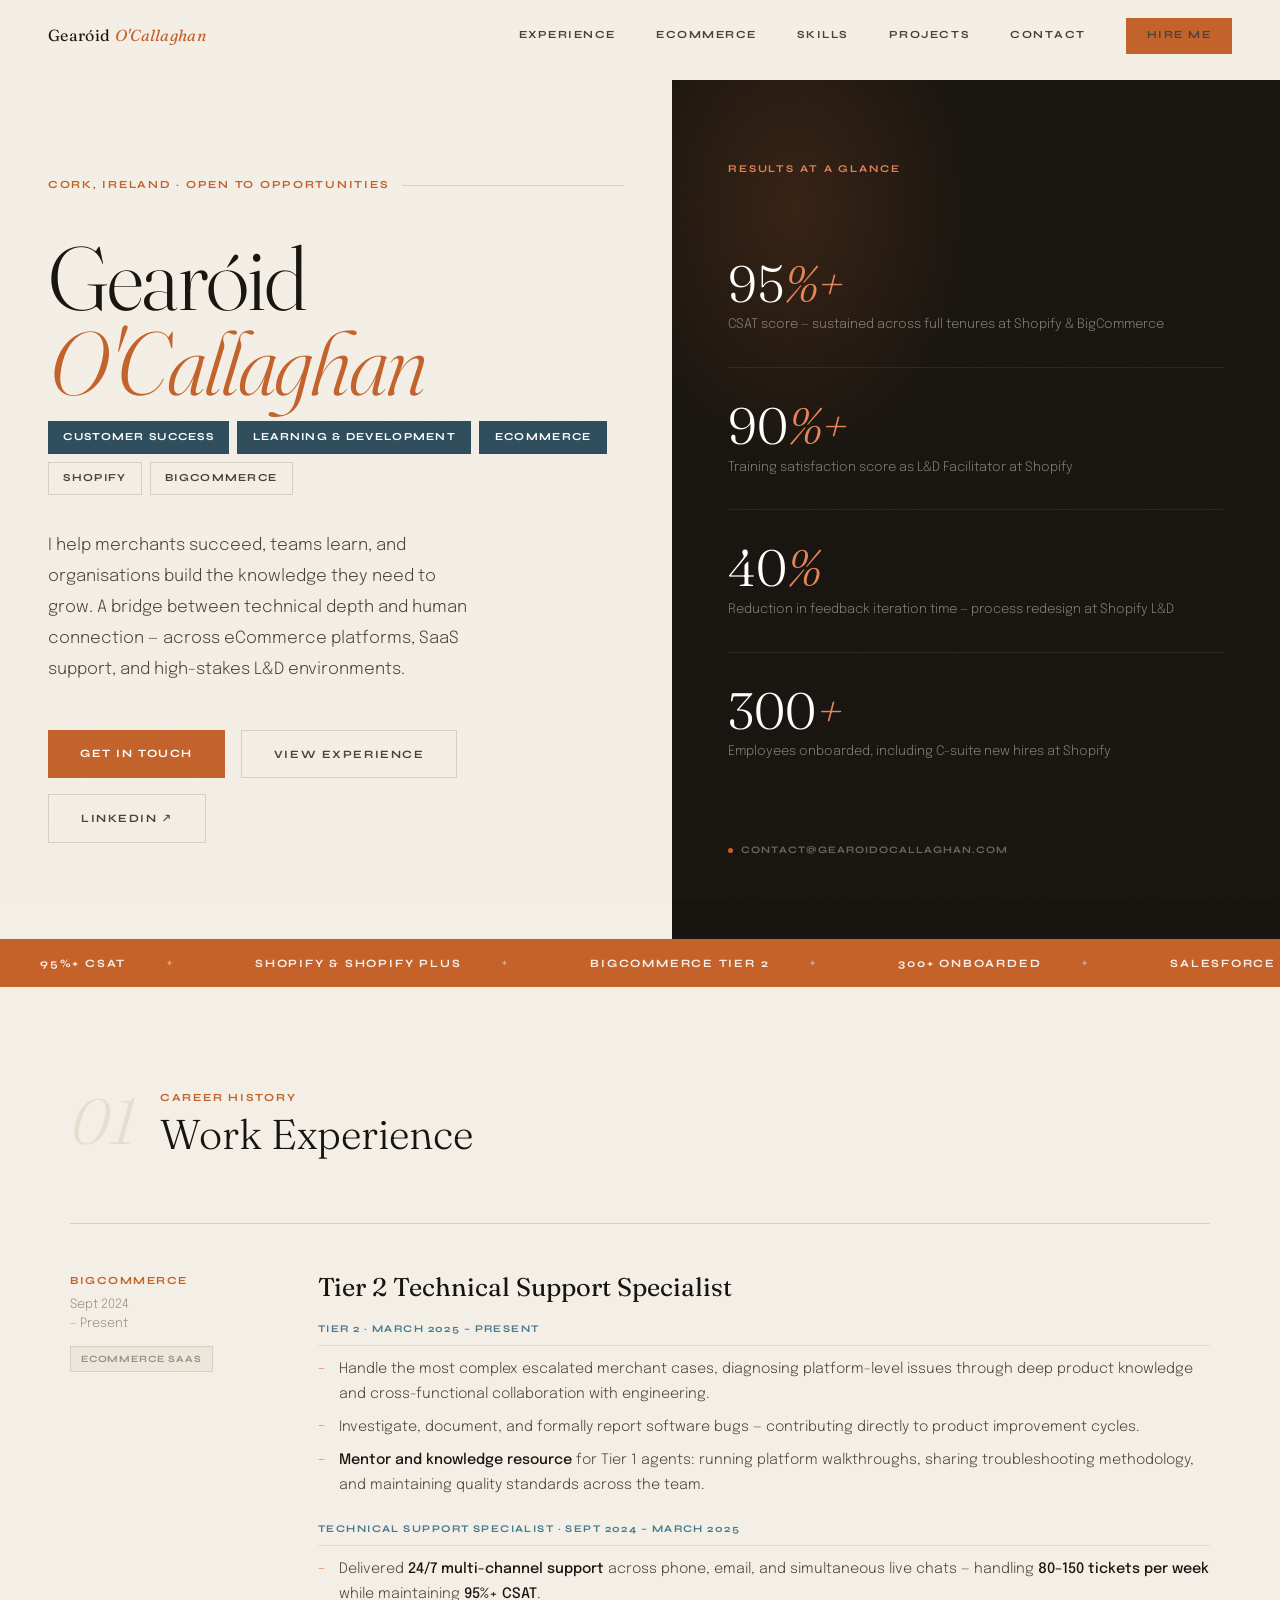
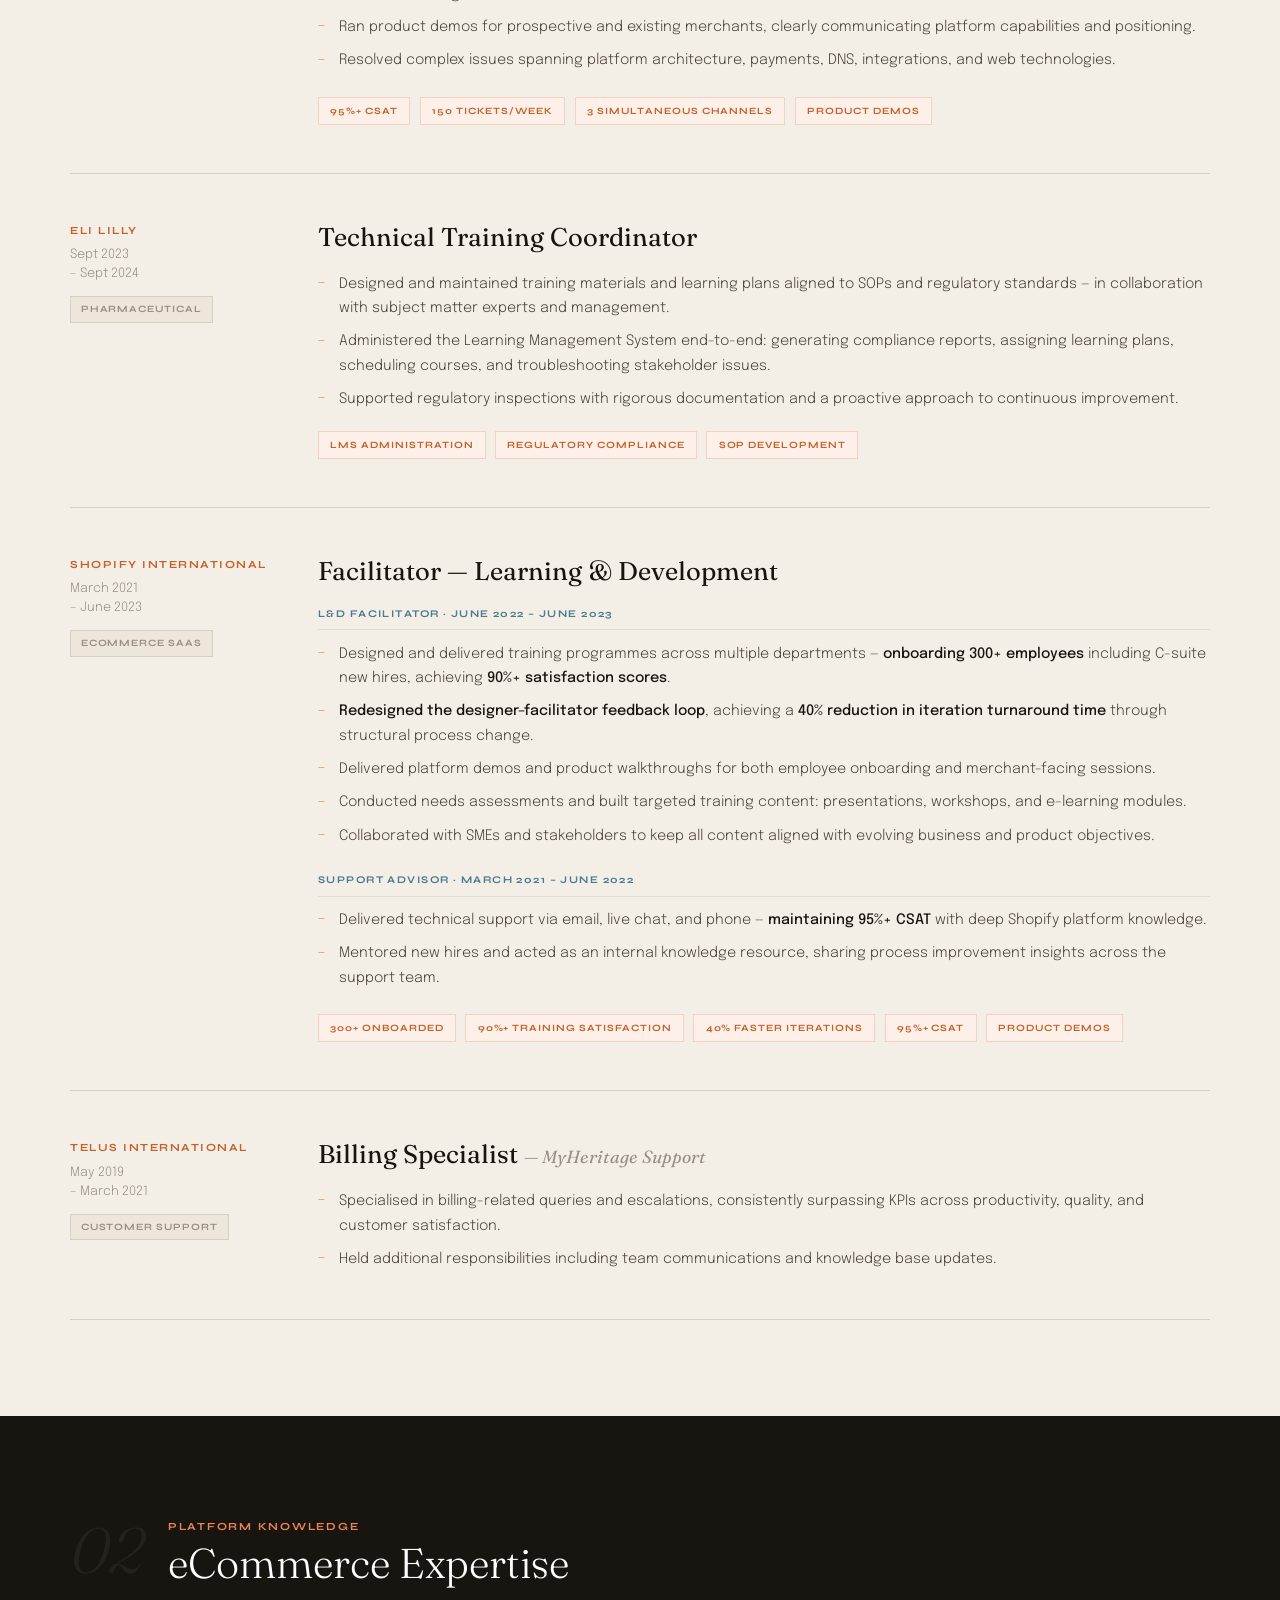
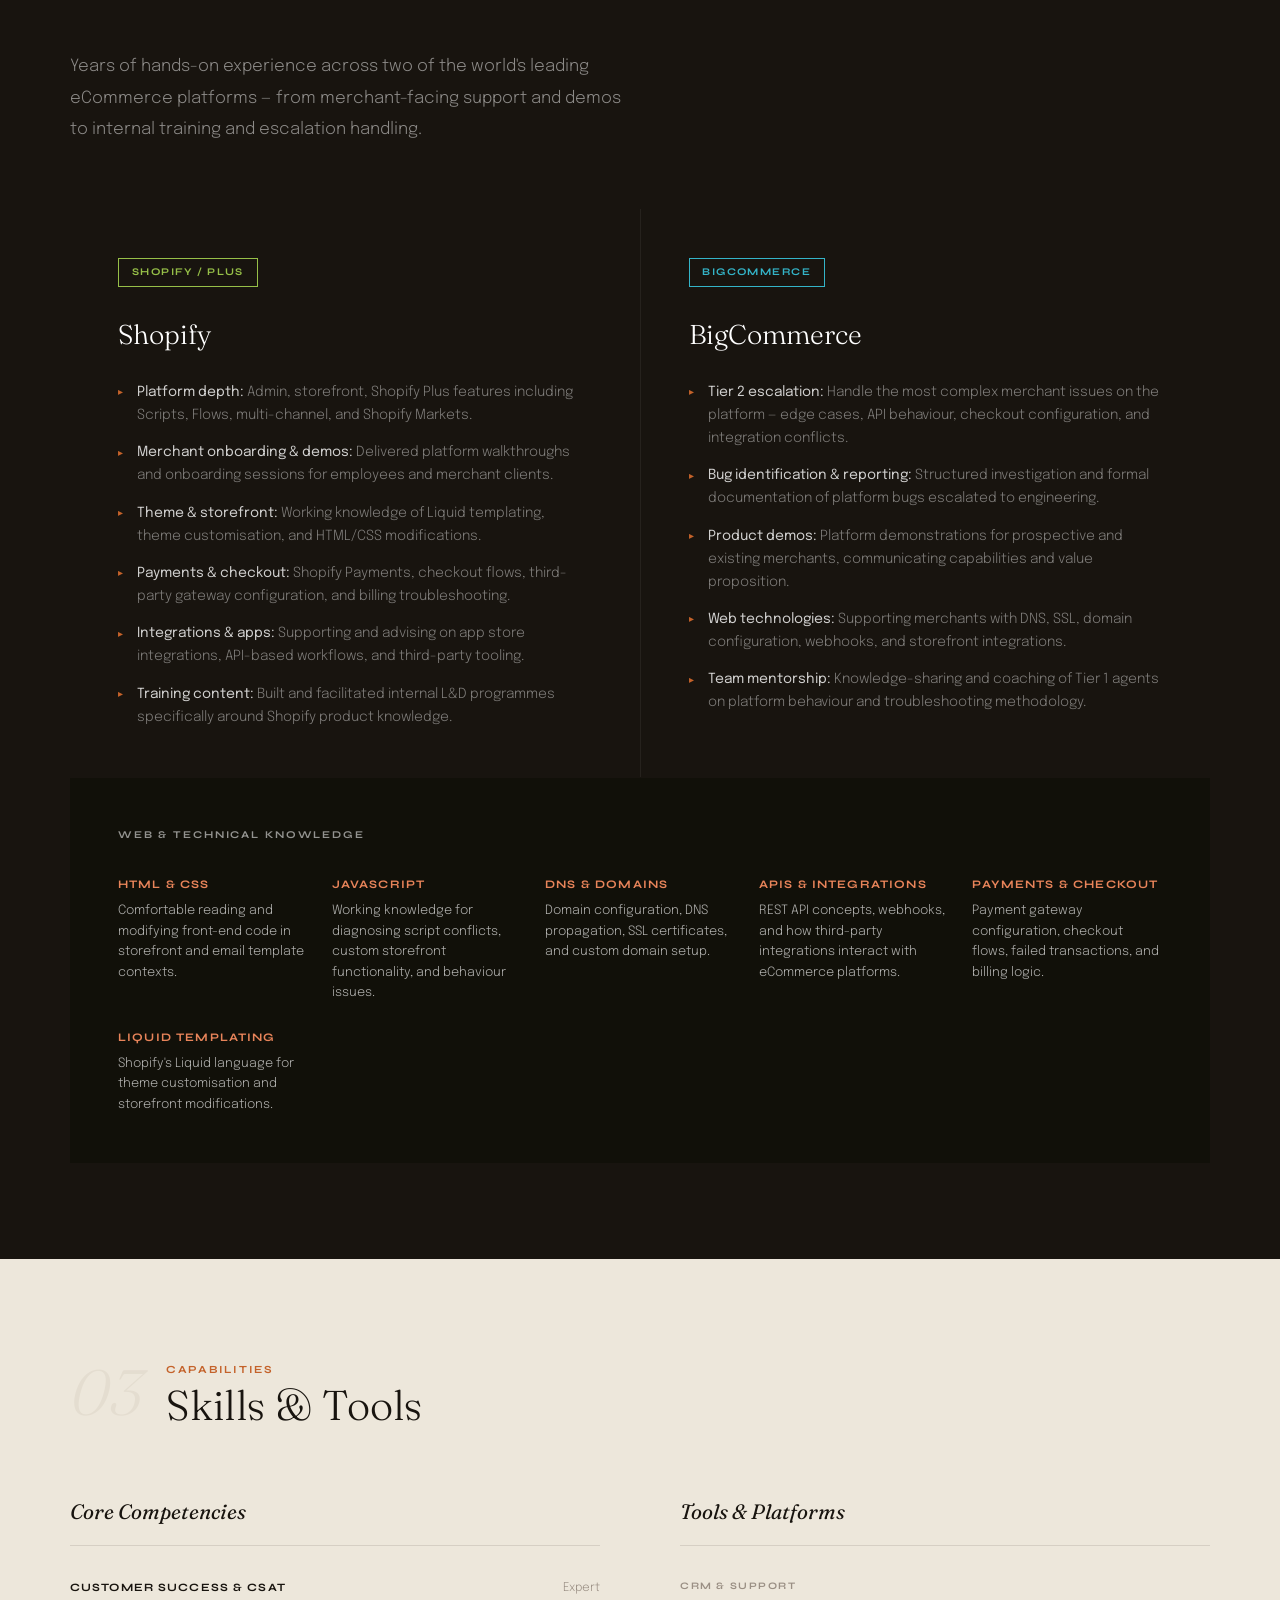
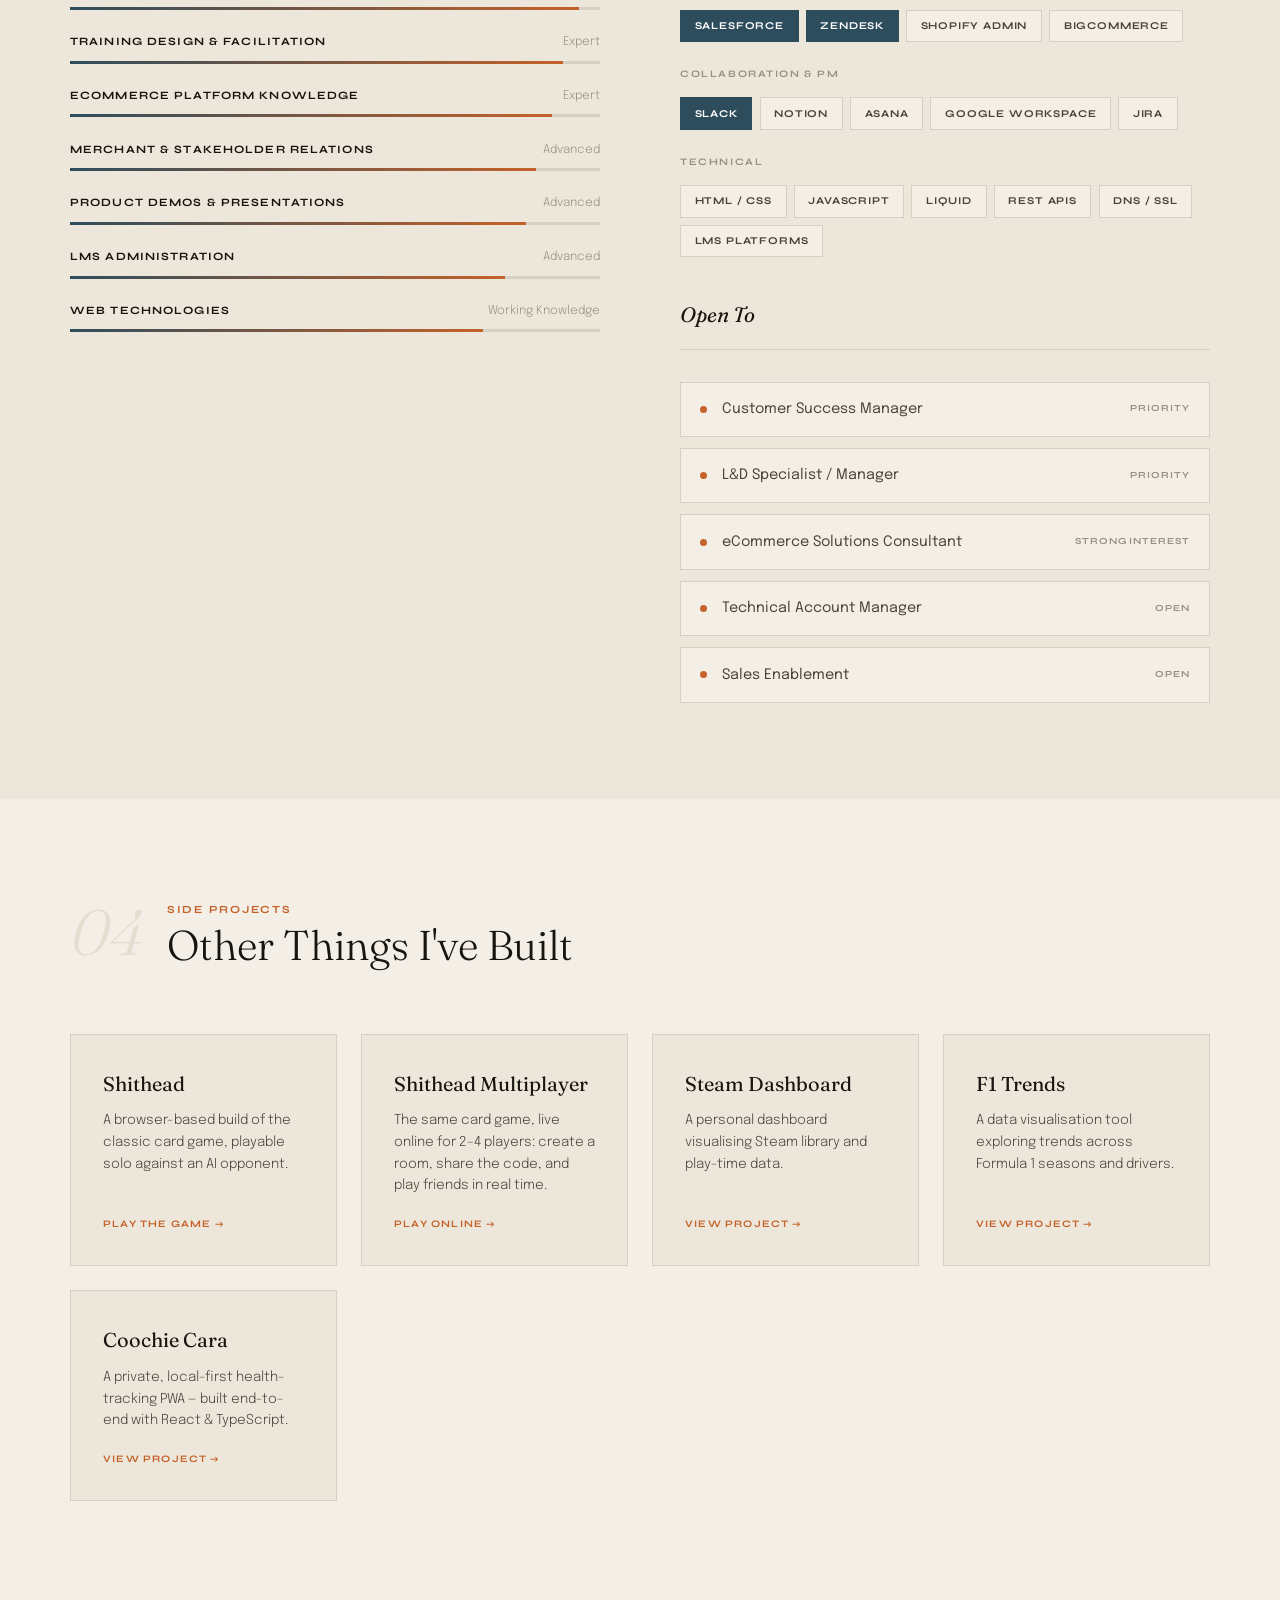
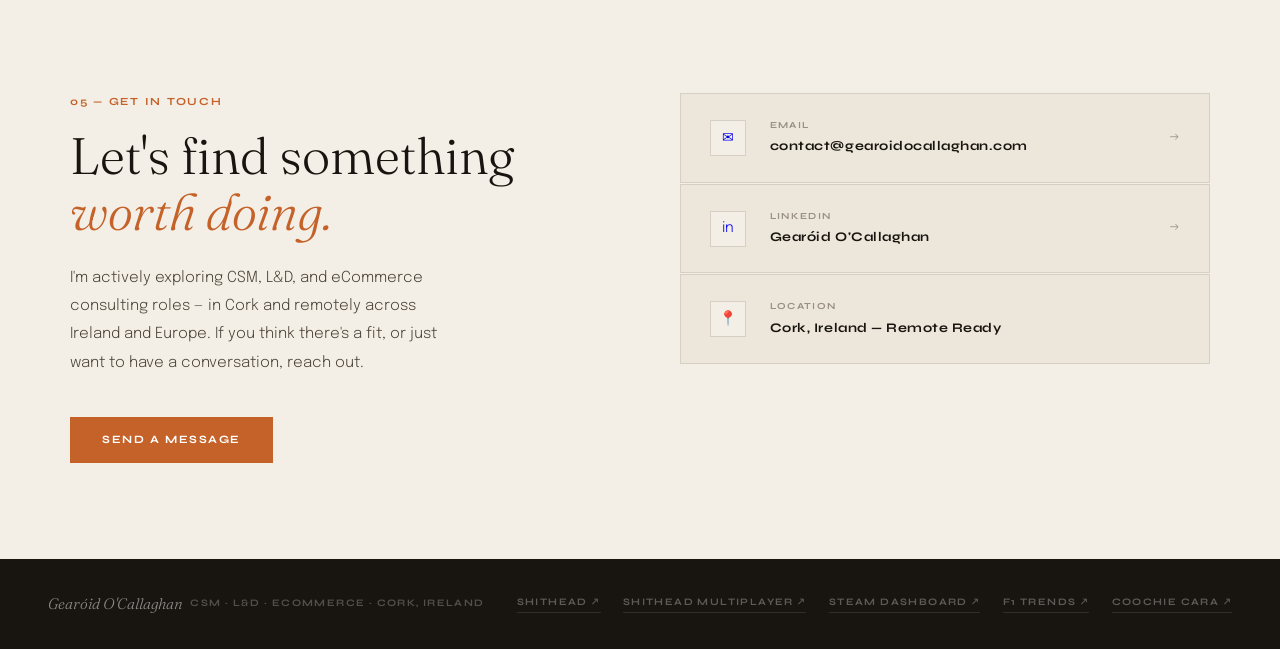
<file: index.html>
<!DOCTYPE html>
<html lang="en">
<head>
  <meta charset="UTF-8" />
  <meta name="viewport" content="width=device-width, initial-scale=1.0" />
  <link rel="icon" type="image/x-icon" href="favicon.ico" />
  <title>Gearóid O'Callaghan</title>
  <link rel="preconnect" href="https://fonts.googleapis.com" />
  <link href="https://fonts.googleapis.com/css2?family=Fraunces:ital,opsz,wght@0,9..144,300;0,9..144,400;0,9..144,700;1,9..144,300;1,9..144,400&family=Syne:wght@400;700;800&family=Epilogue:wght@300;400;500&display=swap" rel="stylesheet" />
  <style>
    /* ═══════════════════════════════════════════
       TOKENS
    ═══════════════════════════════════════════ */
    :root {
      --ink:       #18140f;
      --ink-mid:   #4a4238;
      --ink-faint: #9a8f84;
      --paper:     #f4efe6;
      --paper-2:   #ede7db;
      --paper-3:   #e4ddd0;
      --sienna:    #c4622a;
      --sienna-lt: #e8845a;
      --sienna-bg: #fdf0e9;
      --slate:     #2e4d5c;
      --slate-lt:  #4a7a90;
      --border:    #d6cfc4;

      --ff-display: 'Fraunces', Georgia, serif;
      --ff-label:   'Syne', sans-serif;
      --ff-body:    'Epilogue', sans-serif;
    }

    *, *::before, *::after { box-sizing: border-box; margin: 0; padding: 0; }
    html { scroll-behavior: smooth; font-size: 16px; }

    body {
      background: var(--paper);
      color: var(--ink);
      font-family: var(--ff-body);
      font-weight: 300;
      line-height: 1.7;
      overflow-x: hidden;
    }

    /* subtle paper texture */
    body::before {
      content: '';
      position: fixed; inset: 0;
      background-image: url("data:image/svg+xml,%3Csvg xmlns='http://www.w3.org/2000/svg' width='400' height='400'%3E%3Cfilter id='noise'%3E%3CfeTurbulence type='fractalNoise' baseFrequency='0.75' numOctaves='4' stitchTiles='stitch'/%3E%3C/filter%3E%3Crect width='400' height='400' filter='url(%23noise)' opacity='0.025'/%3E%3C/svg%3E");
      pointer-events: none; z-index: 9999; opacity: 1;
    }

    /* ═══════════════════════════════════════════
       UTILITIES
    ═══════════════════════════════════════════ */
    .label {
      font-family: var(--ff-label);
      font-size: 0.68rem;
      font-weight: 700;
      letter-spacing: 0.16em;
      text-transform: uppercase;
      color: var(--sienna);
    }

    .divider {
      height: 1px;
      background: var(--border);
      margin: 0;
    }

    /* ═══════════════════════════════════════════
       NAV
    ═══════════════════════════════════════════ */
    nav {
      position: fixed; top: 0; left: 0; right: 0; z-index: 200;
      display: flex; justify-content: space-between; align-items: center;
      padding: 1.1rem 3rem;
      transition: background 0.4s, box-shadow 0.4s;
    }
    nav.scrolled {
      background: rgba(244, 239, 230, 0.92);
      backdrop-filter: blur(12px);
      box-shadow: 0 1px 0 var(--border);
    }
    .nav-name {
      font-family: var(--ff-display);
      font-size: 1rem;
      font-weight: 400;
      letter-spacing: 0.02em;
      color: var(--ink);
    }
    .nav-name em { font-style: italic; color: var(--sienna); }
    .nav-links { display: flex; align-items: center; gap: 2.5rem; }
    .nav-links a {
      font-family: var(--ff-label);
      font-size: 0.68rem;
      font-weight: 700;
      letter-spacing: 0.14em;
      text-transform: uppercase;
      color: var(--ink-mid);
      text-decoration: none;
      transition: color 0.2s;
    }
    .nav-links a:hover { color: var(--sienna); }
    .nav-cta {
      font-family: var(--ff-label);
      font-size: 0.68rem;
      font-weight: 700;
      letter-spacing: 0.14em;
      text-transform: uppercase;
      padding: 0.55rem 1.3rem;
      background: var(--sienna);
      color: #fff;
      text-decoration: none;
      transition: background 0.2s;
    }
    .nav-cta:hover { background: var(--ink); }

    /* ═══════════════════════════════════════════
       HERO
    ═══════════════════════════════════════════ */
    .hero {
      min-height: 100vh;
      display: grid;
      grid-template-columns: 1.05fr 0.95fr;
      padding-top: 5rem;
    }

    .hero-left {
      padding: 5rem 3rem 5rem 3rem;
      display: flex;
      flex-direction: column;
      justify-content: center;
      position: relative;
    }

    .hero-eyebrow {
      display: flex;
      align-items: center;
      gap: 0.8rem;
      margin-bottom: 2.5rem;
      animation: fadeUp 0.6s ease 0.1s both;
    }
    .hero-eyebrow::after {
      content: '';
      flex: 1; height: 1px;
      background: var(--border);
    }

    .hero-name {
      font-family: var(--ff-display);
      font-size: clamp(3.5rem, 7vw, 6.5rem);
      font-weight: 300;
      line-height: 0.95;
      letter-spacing: -0.02em;
      margin-bottom: 1rem;
      animation: fadeUp 0.7s ease 0.2s both;
    }
    .hero-name .first { display: block; }
    .hero-name .last {
      display: block;
      font-style: italic;
      color: var(--sienna);
    }

    .hero-roles {
      display: flex;
      flex-wrap: wrap;
      gap: 0.5rem;
      margin-bottom: 2.2rem;
      animation: fadeUp 0.7s ease 0.35s both;
    }
    .role-pill {
      font-family: var(--ff-label);
      font-size: 0.67rem;
      font-weight: 700;
      letter-spacing: 0.12em;
      text-transform: uppercase;
      padding: 0.4rem 0.9rem;
      border: 1.5px solid var(--border);
      color: var(--ink-mid);
      transition: all 0.2s;
    }
    .role-pill.active {
      background: var(--slate);
      border-color: var(--slate);
      color: #fff;
    }

    .hero-bio {
      font-size: 1.05rem;
      color: var(--ink-mid);
      max-width: 430px;
      line-height: 1.85;
      margin-bottom: 2.8rem;
      animation: fadeUp 0.7s ease 0.45s both;
    }

    .hero-actions {
      display: flex;
      gap: 1rem;
      flex-wrap: wrap;
      animation: fadeUp 0.7s ease 0.55s both;
    }
    .btn {
      display: inline-block;
      font-family: var(--ff-label);
      font-size: 0.7rem;
      font-weight: 700;
      letter-spacing: 0.14em;
      text-transform: uppercase;
      text-decoration: none;
      padding: 0.85rem 2rem;
      transition: all 0.22s;
    }
    .btn-filled { background: var(--sienna); color: #fff; }
    .btn-filled:hover { background: var(--ink); }
    .btn-outline { border: 1.5px solid var(--border); color: var(--ink-mid); }
    .btn-outline:hover { border-color: var(--sienna); color: var(--sienna); }

    /* ── Hero Right — Stat Block ── */
    .hero-right {
      background: var(--ink);
      display: flex;
      flex-direction: column;
      justify-content: center;
      padding: 5rem 3.5rem;
      position: relative;
      overflow: hidden;
      animation: fadeIn 0.8s ease 0.3s both;
    }
    .hero-right::before {
      content: '';
      position: absolute;
      top: -15%; left: -10%;
      width: 60%; height: 60%;
      background: radial-gradient(ellipse, rgba(196,98,42,0.18) 0%, transparent 70%);
      pointer-events: none;
    }
    .hero-right-label {
      font-family: var(--ff-label);
      font-size: 0.65rem;
      font-weight: 700;
      letter-spacing: 0.18em;
      text-transform: uppercase;
      color: var(--sienna-lt);
      margin-bottom: 3rem;
    }
    .hero-stats { display: flex; flex-direction: column; gap: 0; }
    .hero-stat {
      padding: 2rem 0;
      border-bottom: 1px solid rgba(255,255,255,0.07);
      position: relative;
    }
    .hero-stat:last-child { border-bottom: none; }
    .hs-val {
      font-family: var(--ff-display);
      font-size: clamp(2.8rem, 4vw, 4rem);
      font-weight: 300;
      color: #fff;
      line-height: 1;
      margin-bottom: 0.4rem;
    }
    .hs-val em { font-style: italic; color: var(--sienna-lt); }
    .hs-desc {
      font-family: var(--ff-body);
      font-size: 0.82rem;
      font-weight: 300;
      color: rgba(255,255,255,0.45);
      line-height: 1.5;
    }
    .hero-right-footer {
      margin-top: 3rem;
      display: flex;
      gap: 1.5rem;
      flex-wrap: wrap;
    }
    .contact-chip {
      font-family: var(--ff-label);
      font-size: 0.62rem;
      font-weight: 700;
      letter-spacing: 0.1em;
      text-transform: uppercase;
      color: rgba(255,255,255,0.35);
      text-decoration: none;
      display: flex;
      align-items: center;
      gap: 0.5rem;
      transition: color 0.2s;
    }
    .contact-chip:hover { color: var(--sienna-lt); }
    .contact-chip::before {
      content: '';
      display: block;
      width: 5px; height: 5px;
      border-radius: 50%;
      background: var(--sienna);
      flex-shrink: 0;
    }

    /* ═══════════════════════════════════════════
       TICKER
    ═══════════════════════════════════════════ */
    .ticker-wrap {
      background: var(--sienna);
      overflow: hidden;
      padding: 0.9rem 0;
      border-top: 1px solid var(--sienna);
    }
    .ticker-track {
      display: flex;
      gap: 0;
      white-space: nowrap;
      animation: ticker 35s linear infinite;
    }
    .ticker-item {
      font-family: var(--ff-label);
      font-size: 0.7rem;
      font-weight: 700;
      letter-spacing: 0.16em;
      text-transform: uppercase;
      color: rgba(255,255,255,0.9);
      padding: 0 2.5rem;
      display: flex;
      align-items: center;
      gap: 2.5rem;
    }
    .ticker-item::after {
      content: '✦';
      color: rgba(255,255,255,0.4);
      font-size: 0.5rem;
    }
    @keyframes ticker {
      from { transform: translateX(0); }
      to   { transform: translateX(-50%); }
    }

    /* ═══════════════════════════════════════════
       SECTION SCAFFOLD
    ═══════════════════════════════════════════ */
    .section { padding: 6rem 3rem; }
    .section-inner { max-width: 1140px; margin: 0 auto; }

    .section-head {
      display: flex;
      align-items: center;
      gap: 1.5rem;
      margin-bottom: 4rem;
    }
    .section-head-num {
      font-family: var(--ff-display);
      font-size: 4rem;
      font-weight: 300;
      font-style: italic;
      color: var(--paper-3);
      line-height: 1;
      flex-shrink: 0;
      user-select: none;
    }
    .section-head-text {}
    .section-head h2 {
      font-family: var(--ff-display);
      font-size: clamp(1.8rem, 3.5vw, 2.6rem);
      font-weight: 300;
      line-height: 1.15;
    }
    .section-head p {
      font-size: 0.9rem;
      color: var(--ink-faint);
      margin-top: 0.3rem;
    }

    /* ═══════════════════════════════════════════
       EXPERIENCE
    ═══════════════════════════════════════════ */
    #experience { background: var(--paper); }

    .timeline { position: relative; padding-left: 0; }

    .job {
      display: grid;
      grid-template-columns: 200px 1fr;
      gap: 2rem 3rem;
      padding: 3rem 0;
      border-top: 1px solid var(--border);
      opacity: 0;
      transform: translateY(20px);
      transition: opacity 0.6s ease, transform 0.6s ease;
    }
    .job:last-child { border-bottom: 1px solid var(--border); }
    .job.visible { opacity: 1; transform: translateY(0); }

    .job-aside {}
    .job-company {
      font-family: var(--ff-label);
      font-size: 0.68rem;
      font-weight: 700;
      letter-spacing: 0.14em;
      text-transform: uppercase;
      color: var(--sienna);
      margin-bottom: 0.3rem;
    }
    .job-period {
      font-size: 0.8rem;
      color: var(--ink-faint);
      line-height: 1.5;
    }
    .job-industry {
      display: inline-block;
      margin-top: 0.8rem;
      font-family: var(--ff-label);
      font-size: 0.6rem;
      font-weight: 700;
      letter-spacing: 0.1em;
      text-transform: uppercase;
      padding: 0.25rem 0.6rem;
      background: var(--paper-2);
      color: var(--ink-faint);
      border: 1px solid var(--border);
    }

    .job-content {}
    .job-title {
      font-family: var(--ff-display);
      font-size: 1.6rem;
      font-weight: 400;
      line-height: 1.2;
      margin-bottom: 1.2rem;
    }

    .sub-role {
      margin-bottom: 1.5rem;
    }
    .sub-role-name {
      font-family: var(--ff-label);
      font-size: 0.64rem;
      font-weight: 700;
      letter-spacing: 0.14em;
      text-transform: uppercase;
      color: var(--slate-lt);
      margin-bottom: 0.7rem;
      padding-bottom: 0.4rem;
      border-bottom: 1px solid var(--paper-3);
    }

    .job-points {
      list-style: none;
      display: flex;
      flex-direction: column;
      gap: 0.55rem;
    }
    .job-points li {
      font-size: 0.9rem;
      color: var(--ink-mid);
      padding-left: 1.3rem;
      position: relative;
      line-height: 1.7;
    }
    .job-points li::before {
      content: '—';
      position: absolute;
      left: 0;
      color: var(--sienna);
      font-size: 0.75rem;
      top: 0.08rem;
    }
    .job-points li strong { color: var(--ink); font-weight: 500; }

    .job-highlights {
      display: flex;
      flex-wrap: wrap;
      gap: 0.6rem;
      margin-top: 1.2rem;
    }
    .highlight-chip {
      font-family: var(--ff-label);
      font-size: 0.6rem;
      font-weight: 700;
      letter-spacing: 0.1em;
      text-transform: uppercase;
      padding: 0.3rem 0.7rem;
      background: var(--sienna-bg);
      color: var(--sienna);
      border: 1px solid rgba(196,98,42,0.2);
    }

    /* ═══════════════════════════════════════════
       ECOMMERCE EXPERTISE
    ═══════════════════════════════════════════ */
    #ecommerce { background: var(--ink); }
    #ecommerce .section-head-num { color: rgba(255,255,255,0.06); }
    #ecommerce .section-head h2 { color: #fff; }
    #ecommerce .section-head p { color: rgba(255,255,255,0.4); }
    #ecommerce .label { color: var(--sienna-lt); }

    .ecom-intro {
      font-size: 1.05rem;
      color: rgba(255,255,255,0.5);
      max-width: 560px;
      line-height: 1.85;
      margin-bottom: 4rem;
    }

    .platform-grid {
      display: grid;
      grid-template-columns: 1fr 1fr;
      gap: 1px;
      background: rgba(255,255,255,0.06);
      margin-bottom: 1px;
    }
    .platform-card {
      background: var(--ink);
      padding: 3rem;
      position: relative;
      overflow: hidden;
      transition: background 0.3s;
    }
    .platform-card:hover { background: #1f1a14; }
    .platform-card::after {
      content: '';
      position: absolute;
      bottom: 0; left: 3rem; right: 3rem;
      height: 2px;
      transform: scaleX(0);
      transform-origin: left;
      transition: transform 0.4s ease;
    }
    .platform-card:hover::after { transform: scaleX(1); }
    .pc-shopify::after { background: #96bf48; }
    .pc-bc::after { background: #34b4c8; }

    .platform-badge {
      display: inline-block;
      font-family: var(--ff-label);
      font-size: 0.64rem;
      font-weight: 700;
      letter-spacing: 0.14em;
      text-transform: uppercase;
      padding: 0.3rem 0.8rem;
      border: 1px solid;
      margin-bottom: 1.5rem;
    }
    .pb-shopify { border-color: #96bf48; color: #96bf48; }
    .pb-bc { border-color: #34b4c8; color: #34b4c8; }

    .platform-card h3 {
      font-family: var(--ff-display);
      font-size: 1.7rem;
      font-weight: 300;
      color: #fff;
      margin-bottom: 1.5rem;
    }
    .platform-list {
      list-style: none;
      display: flex;
      flex-direction: column;
      gap: 0.9rem;
    }
    .platform-list li {
      font-size: 0.87rem;
      color: rgba(255,255,255,0.45);
      padding-left: 1.2rem;
      position: relative;
      line-height: 1.65;
    }
    .platform-list li::before {
      content: '▸';
      position: absolute;
      left: 0;
      color: var(--sienna);
      font-size: 0.65rem;
      top: 0.2rem;
    }
    .platform-list li strong { color: rgba(255,255,255,0.8); font-weight: 400; }

    .web-skills-band {
      background: #111009;
      padding: 3rem;
    }
    .wsb-label {
      font-family: var(--ff-label);
      font-size: 0.65rem;
      font-weight: 700;
      letter-spacing: 0.18em;
      text-transform: uppercase;
      color: rgba(255,255,255,0.55);
      margin-bottom: 2rem;
    }
    .web-skills-grid {
      display: grid;
      grid-template-columns: repeat(auto-fit, minmax(180px, 1fr));
      gap: 1.5rem;
    }
    .ws-item {}
    .ws-name {
      font-family: var(--ff-label);
      font-size: 0.72rem;
      font-weight: 700;
      letter-spacing: 0.1em;
      text-transform: uppercase;
      color: var(--sienna-lt);
      margin-bottom: 0.4rem;
    }
    .ws-desc {
      font-size: 0.8rem;
      color: rgba(255,255,255,0.68);
      line-height: 1.6;
    }

    /* ═══════════════════════════════════════════
       SKILLS & TOOLS
    ═══════════════════════════════════════════ */
    #skills { background: var(--paper-2); }

    .skills-layout {
      display: grid;
      grid-template-columns: 1fr 1fr;
      gap: 5rem;
    }

    .skills-col-head {
      font-family: var(--ff-display);
      font-size: 1.3rem;
      font-weight: 400;
      font-style: italic;
      margin-bottom: 2rem;
      padding-bottom: 1rem;
      border-bottom: 1px solid var(--border);
    }

    /* Competency bars */
    .comp-list { display: flex; flex-direction: column; gap: 1.4rem; }
    .comp-item {}
    .comp-row {
      display: flex;
      justify-content: space-between;
      align-items: baseline;
      margin-bottom: 0.5rem;
    }
    .comp-name {
      font-family: var(--ff-label);
      font-size: 0.7rem;
      font-weight: 700;
      letter-spacing: 0.1em;
      text-transform: uppercase;
      color: var(--ink);
    }
    .comp-level {
      font-size: 0.75rem;
      color: var(--ink-faint);
    }
    .comp-bar {
      height: 3px;
      background: var(--border);
      position: relative;
      overflow: hidden;
    }
    .comp-fill {
      position: absolute;
      left: 0; top: 0; bottom: 0;
      background: linear-gradient(to right, var(--slate), var(--sienna));
      width: 0;
      transition: width 1.3s cubic-bezier(0.4,0,0.2,1);
    }
    .comp-item.animate .comp-fill { width: var(--w); }

    /* Tools */
    .tools-section { margin-bottom: 2.5rem; }
    .tools-group-label {
      font-family: var(--ff-label);
      font-size: 0.62rem;
      font-weight: 700;
      letter-spacing: 0.16em;
      text-transform: uppercase;
      color: var(--ink-faint);
      margin-bottom: 0.9rem;
    }
    .tools-chips {
      display: flex;
      flex-wrap: wrap;
      gap: 0.45rem;
      margin-bottom: 1.5rem;
    }
    .tool {
      font-family: var(--ff-label);
      font-size: 0.65rem;
      font-weight: 700;
      letter-spacing: 0.08em;
      text-transform: uppercase;
      padding: 0.4rem 0.85rem;
      border: 1.5px solid var(--border);
      color: var(--ink-mid);
      background: var(--paper);
      transition: all 0.2s;
      cursor: default;
    }
    .tool:hover { border-color: var(--sienna); color: var(--sienna); background: var(--sienna-bg); }
    .tool.primary {
      background: var(--slate);
      border-color: var(--slate);
      color: #fff;
    }
    .tool.primary:hover { background: var(--ink); border-color: var(--ink); }

    /* Open to */
    .open-to-grid {
      display: flex;
      flex-direction: column;
      gap: 0.7rem;
    }
    .open-role {
      display: flex;
      align-items: center;
      gap: 0.9rem;
      font-size: 0.9rem;
      color: var(--ink-mid);
      padding: 0.9rem 1.2rem;
      background: var(--paper);
      border: 1px solid var(--border);
      transition: border-color 0.2s, background 0.2s;
    }
    .open-role:hover { border-color: var(--sienna); background: var(--sienna-bg); }
    .open-role-dot {
      width: 7px; height: 7px;
      border-radius: 50%;
      background: var(--sienna);
      flex-shrink: 0;
    }
    .open-role-text { font-weight: 400; }
    .open-role-tag {
      margin-left: auto;
      font-family: var(--ff-label);
      font-size: 0.58rem;
      font-weight: 700;
      letter-spacing: 0.1em;
      text-transform: uppercase;
      color: var(--ink-faint);
    }

    /* ═══════════════════════════════════════════
       PROJECTS
    ═══════════════════════════════════════════ */
    #projects { background: var(--paper); }

    .projects-grid {
      display: grid;
      grid-template-columns: repeat(auto-fit, minmax(230px, 1fr));
      gap: 1.5rem;
    }

    .project-card {
      display: flex;
      flex-direction: column;
      padding: 2rem;
      background: var(--paper-2);
      border: 1px solid var(--border);
      text-decoration: none;
      color: inherit;
      transition: border-color 0.2s, background 0.2s, transform 0.2s;
    }
    .project-card:hover {
      border-color: var(--sienna);
      background: var(--sienna-bg);
      transform: translateY(-3px);
    }

    .project-card-name {
      font-family: var(--ff-display);
      font-size: 1.25rem;
      font-weight: 400;
      margin-bottom: 0.6rem;
    }

    .project-card-desc {
      font-size: 0.85rem;
      color: var(--ink-mid);
      line-height: 1.6;
      flex: 1;
    }

    .project-card-link {
      margin-top: 1.2rem;
      font-family: var(--ff-label);
      font-size: 0.62rem;
      font-weight: 700;
      letter-spacing: 0.12em;
      text-transform: uppercase;
      color: var(--sienna);
      display: flex;
      align-items: center;
      gap: 0.4rem;
    }
    .project-card:hover .project-card-link { gap: 0.7rem; }

    /* ═══════════════════════════════════════════
       CONTACT
    ═══════════════════════════════════════════ */
    #contact { background: var(--paper); }
    .contact-layout {
      display: grid;
      grid-template-columns: 1fr 1fr;
      gap: 5rem;
      align-items: start;
    }
    .contact-left {}
    .contact-hed {
      font-family: var(--ff-display);
      font-size: clamp(2rem, 4vw, 3.2rem);
      font-weight: 300;
      line-height: 1.1;
      margin-bottom: 1.5rem;
    }
    .contact-hed em { font-style: italic; color: var(--sienna); }
    .contact-blurb {
      font-size: 0.95rem;
      color: var(--ink-mid);
      line-height: 1.85;
      max-width: 380px;
      margin-bottom: 2.5rem;
    }
    .contact-right {
      display: flex;
      flex-direction: column;
      gap: 1px;
    }
    .contact-row {
      display: flex;
      align-items: center;
      gap: 1.5rem;
      padding: 1.5rem 1.8rem;
      background: var(--paper-2);
      border: 1px solid var(--border);
      text-decoration: none;
      transition: background 0.2s, border-color 0.2s;
    }
    .contact-row:hover { background: var(--sienna-bg); border-color: rgba(196,98,42,0.3); }
    .contact-row-icon {
      width: 36px; height: 36px;
      display: flex; align-items: center; justify-content: center;
      background: var(--paper);
      border: 1px solid var(--border);
      flex-shrink: 0;
      font-size: 0.9rem;
    }
    .contact-row-body {}
    .contact-row-label {
      font-family: var(--ff-label);
      font-size: 0.58rem;
      font-weight: 700;
      letter-spacing: 0.14em;
      text-transform: uppercase;
      color: var(--ink-faint);
      margin-bottom: 0.1rem;
    }
    .contact-row-value {
      font-family: var(--ff-label);
      font-size: 0.82rem;
      font-weight: 700;
      letter-spacing: 0.04em;
      color: var(--ink);
    }
    .contact-row-arrow {
      margin-left: auto;
      color: var(--ink-faint);
      font-size: 0.9rem;
      transition: transform 0.2s, color 0.2s;
    }
    .contact-row:hover .contact-row-arrow { transform: translateX(4px); color: var(--sienna); }

    /* ═══════════════════════════════════════════
       FOOTER
    ═══════════════════════════════════════════ */
    footer {
      background: var(--ink);
      padding: 2rem 3rem;
      display: flex;
      justify-content: space-between;
      align-items: center;
    }
    .footer-name {
      font-family: var(--ff-display);
      font-size: 0.95rem;
      font-style: italic;
      color: rgba(255,255,255,0.5);
    }
    .footer-right {
      font-family: var(--ff-label);
      font-size: 0.62rem;
      font-weight: 700;
      letter-spacing: 0.14em;
      text-transform: uppercase;
      color: rgba(255,255,255,0.25);
      display: flex;
      align-items: center;
      gap: 2rem;
      flex-wrap: wrap;
    }
    .footer-links {
      display: flex;
      align-items: center;
      gap: 1.4rem;
      flex-wrap: wrap;
    }
    .footer-link {
      color: rgba(255,255,255,0.3);
      text-decoration: none;
      border-bottom: 1px solid rgba(255,255,255,0.1);
      padding-bottom: 1px;
      transition: color 0.2s;
    }
    .footer-link:hover { color: var(--sienna-lt); }

    /* ═══════════════════════════════════════════
       ANIMATIONS
    ═══════════════════════════════════════════ */
    @keyframes fadeUp {
      from { opacity: 0; transform: translateY(30px); }
      to   { opacity: 1; transform: translateY(0); }
    }
    @keyframes fadeIn {
      from { opacity: 0; }
      to   { opacity: 1; }
    }

    .reveal {
      opacity: 0;
      transform: translateY(22px);
      transition: opacity 0.6s ease, transform 0.6s ease;
    }
    .reveal.visible { opacity: 1; transform: translateY(0); }

    /* ═══════════════════════════════════════════
       RESPONSIVE
    ═══════════════════════════════════════════ */
    @media (max-width: 920px) {
      .hero { grid-template-columns: 1fr; min-height: auto; }
      .hero-right { padding: 4rem 2rem; }
      .platform-grid { grid-template-columns: 1fr; }
      .skills-layout { grid-template-columns: 1fr; gap: 3rem; }
      .contact-layout { grid-template-columns: 1fr; gap: 3rem; }
      .job { grid-template-columns: 1fr; gap: 0.5rem; }
    }
    @media (max-width: 700px) {
      nav { padding: 1rem 1.5rem; }
      .nav-links { display: none; }
      .section { padding: 4rem 1.5rem; }
      footer { flex-direction: column; gap: 0.5rem; text-align: center; }
    }
  </style>
</head>
<body>

<!-- ── NAV ───────────────────────────────── -->
<nav id="nav">
  <span class="nav-name">Gearóid <em>O'Callaghan</em></span>
  <div class="nav-links">
    <a href="#experience">Experience</a>
    <a href="#ecommerce">eCommerce</a>
    <a href="#skills">Skills</a>
    <a href="#projects">Projects</a>
    <a href="#contact">Contact</a>
    <a class="nav-cta" href="#contact">Hire Me</a>
  </div>
</nav>

<!-- ── HERO ──────────────────────────────── -->
<section class="hero">
  <div class="hero-left">
    <div class="hero-eyebrow">
      <span class="label">Cork, Ireland · Open to Opportunities</span>
    </div>

    <h1 class="hero-name">
      <span class="first">Gearóid</span>
      <span class="last">O'Callaghan</span>
    </h1>

    <div class="hero-roles">
      <span class="role-pill active">Customer Success</span>
      <span class="role-pill active">Learning & Development</span>
      <span class="role-pill active">eCommerce</span>
      <span class="role-pill">Shopify</span>
      <span class="role-pill">BigCommerce</span>
    </div>

    <p class="hero-bio">
      I help merchants succeed, teams learn, and organisations build the knowledge they need to grow. 
      A bridge between technical depth and human connection — across eCommerce platforms, SaaS support, 
      and high-stakes L&D environments.
    </p>

    <div class="hero-actions">
      <a class="btn btn-filled" href="#contact">Get in Touch</a>
      <a class="btn btn-outline" href="#experience">View Experience</a>
      <a class="btn btn-outline" href="https://www.linkedin.com/in/gear%C3%B3id-o-callaghan-501069163/" target="_blank" rel="noopener">LinkedIn ↗</a>
    </div>
  </div>

  <div class="hero-right">
    <p class="hero-right-label">Results at a glance</p>
    <div class="hero-stats">
      <div class="hero-stat">
        <div class="hs-val">95<em>%+</em></div>
        <div class="hs-desc">CSAT score — sustained across full tenures at Shopify &amp; BigCommerce</div>
      </div>
      <div class="hero-stat">
        <div class="hs-val">90<em>%+</em></div>
        <div class="hs-desc">Training satisfaction score as L&D Facilitator at Shopify</div>
      </div>
      <div class="hero-stat">
        <div class="hs-val">40<em>%</em></div>
        <div class="hs-desc">Reduction in feedback iteration time — process redesign at Shopify L&D</div>
      </div>
      <div class="hero-stat">
        <div class="hs-val">300<em>+</em></div>
        <div class="hs-desc">Employees onboarded, including C-suite new hires at Shopify</div>
      </div>
    </div>
    <div class="hero-right-footer">
      <a class="contact-chip" href="mailto:contact@gearoidocallaghan.com">contact@gearoidocallaghan.com</a>
    </div>
  </div>
</section>

<!-- ── TICKER ─────────────────────────────── -->
<div class="ticker-wrap" aria-hidden="true">
  <div class="ticker-track">
    <span class="ticker-item">95%+ CSAT</span>
    <span class="ticker-item">Shopify &amp; Shopify Plus</span>
    <span class="ticker-item">BigCommerce Tier 2</span>
    <span class="ticker-item">300+ Onboarded</span>
    <span class="ticker-item">Salesforce CRM</span>
    <span class="ticker-item">40% Faster Iterations</span>
    <span class="ticker-item">L&D Facilitation</span>
    <span class="ticker-item">Product Demos</span>
    <span class="ticker-item">150 Tickets / Week</span>
    <span class="ticker-item">Zendesk</span>
    <span class="ticker-item">Cork, Ireland</span>
    <span class="ticker-item">Remote-Ready</span>
    <!-- duplicate for seamless loop -->
    <span class="ticker-item">95%+ CSAT</span>
    <span class="ticker-item">Shopify &amp; Shopify Plus</span>
    <span class="ticker-item">BigCommerce Tier 2</span>
    <span class="ticker-item">300+ Onboarded</span>
    <span class="ticker-item">Salesforce CRM</span>
    <span class="ticker-item">40% Faster Iterations</span>
    <span class="ticker-item">L&D Facilitation</span>
    <span class="ticker-item">Product Demos</span>
    <span class="ticker-item">150 Tickets / Week</span>
    <span class="ticker-item">Zendesk</span>
    <span class="ticker-item">Cork, Ireland</span>
    <span class="ticker-item">Remote-Ready</span>
  </div>
</div>

<!-- ── EXPERIENCE ──────────────────────────── -->
<section class="section" id="experience">
  <div class="section-inner">
    <div class="section-head reveal">
      <div class="section-head-num">01</div>
      <div class="section-head-text">
        <span class="label">Career History</span>
        <h2>Work Experience</h2>
      </div>
    </div>

    <div class="timeline">

      <!-- BigCommerce -->
      <div class="job">
        <div class="job-aside">
          <div class="job-company">BigCommerce</div>
          <div class="job-period">Sept 2024<br/>– Present</div>
          <span class="job-industry">eCommerce SaaS</span>
        </div>
        <div class="job-content">
          <div class="job-title">Tier 2 Technical Support Specialist</div>
          <div class="sub-role">
            <div class="sub-role-name">Tier 2 · March 2025 – Present</div>
            <ul class="job-points">
              <li>Handle the most complex escalated merchant cases, diagnosing platform-level issues through deep product knowledge and cross-functional collaboration with engineering.</li>
              <li>Investigate, document, and formally report software bugs — contributing directly to product improvement cycles.</li>
              <li><strong>Mentor and knowledge resource</strong> for Tier 1 agents: running platform walkthroughs, sharing troubleshooting methodology, and maintaining quality standards across the team.</li>
            </ul>
          </div>
          <div class="sub-role">
            <div class="sub-role-name">Technical Support Specialist · Sept 2024 – March 2025</div>
            <ul class="job-points">
              <li>Delivered <strong>24/7 multi-channel support</strong> across phone, email, and simultaneous live chats — handling <strong>80–150 tickets per week</strong> while maintaining <strong>95%+ CSAT</strong>.</li>
              <li>Ran product demos for prospective and existing merchants, clearly communicating platform capabilities and positioning.</li>
              <li>Resolved complex issues spanning platform architecture, payments, DNS, integrations, and web technologies.</li>
            </ul>
          </div>
          <div class="job-highlights">
            <span class="highlight-chip">95%+ CSAT</span>
            <span class="highlight-chip">150 tickets/week</span>
            <span class="highlight-chip">3 simultaneous channels</span>
            <span class="highlight-chip">Product demos</span>
          </div>
        </div>
      </div>

      <!-- Eli Lilly -->
      <div class="job">
        <div class="job-aside">
          <div class="job-company">Eli Lilly</div>
          <div class="job-period">Sept 2023<br/>– Sept 2024</div>
          <span class="job-industry">Pharmaceutical</span>
        </div>
        <div class="job-content">
          <div class="job-title">Technical Training Coordinator</div>
          <ul class="job-points">
            <li>Designed and maintained training materials and learning plans aligned to SOPs and regulatory standards — in collaboration with subject matter experts and management.</li>
            <li>Administered the Learning Management System end-to-end: generating compliance reports, assigning learning plans, scheduling courses, and troubleshooting stakeholder issues.</li>
            <li>Supported regulatory inspections with rigorous documentation and a proactive approach to continuous improvement.</li>
          </ul>
          <div class="job-highlights">
            <span class="highlight-chip">LMS Administration</span>
            <span class="highlight-chip">Regulatory Compliance</span>
            <span class="highlight-chip">SOP Development</span>
          </div>
        </div>
      </div>

      <!-- Shopify -->
      <div class="job">
        <div class="job-aside">
          <div class="job-company">Shopify International</div>
          <div class="job-period">March 2021<br/>– June 2023</div>
          <span class="job-industry">eCommerce SaaS</span>
        </div>
        <div class="job-content">
          <div class="job-title">Facilitator — Learning & Development</div>
          <div class="sub-role">
            <div class="sub-role-name">L&D Facilitator · June 2022 – June 2023</div>
            <ul class="job-points">
              <li>Designed and delivered training programmes across multiple departments — <strong>onboarding 300+ employees</strong> including C-suite new hires, achieving <strong>90%+ satisfaction scores</strong>.</li>
              <li><strong>Redesigned the designer–facilitator feedback loop</strong>, achieving a <strong>40% reduction in iteration turnaround time</strong> through structural process change.</li>
              <li>Delivered platform demos and product walkthroughs for both employee onboarding and merchant-facing sessions.</li>
              <li>Conducted needs assessments and built targeted training content: presentations, workshops, and e-learning modules.</li>
              <li>Collaborated with SMEs and stakeholders to keep all content aligned with evolving business and product objectives.</li>
            </ul>
          </div>
          <div class="sub-role">
            <div class="sub-role-name">Support Advisor · March 2021 – June 2022</div>
            <ul class="job-points">
              <li>Delivered technical support via email, live chat, and phone — <strong>maintaining 95%+ CSAT</strong> with deep Shopify platform knowledge.</li>
              <li>Mentored new hires and acted as an internal knowledge resource, sharing process improvement insights across the support team.</li>
            </ul>
          </div>
          <div class="job-highlights">
            <span class="highlight-chip">300+ onboarded</span>
            <span class="highlight-chip">90%+ training satisfaction</span>
            <span class="highlight-chip">40% faster iterations</span>
            <span class="highlight-chip">95%+ CSAT</span>
            <span class="highlight-chip">Product demos</span>
          </div>
        </div>
      </div>

      <!-- Telus -->
      <div class="job">
        <div class="job-aside">
          <div class="job-company">Telus International</div>
          <div class="job-period">May 2019<br/>– March 2021</div>
          <span class="job-industry">Customer Support</span>
        </div>
        <div class="job-content">
          <div class="job-title">Billing Specialist <span style="font-style:italic; font-size:1.1rem; color:var(--ink-faint)"> — MyHeritage Support</span></div>
          <ul class="job-points">
            <li>Specialised in billing-related queries and escalations, consistently surpassing KPIs across productivity, quality, and customer satisfaction.</li>
            <li>Held additional responsibilities including team communications and knowledge base updates.</li>
          </ul>
        </div>
      </div>

    </div>
  </div>
</section>

<!-- ── ECOMMERCE ──────────────────────────── -->
<section class="section" id="ecommerce">
  <div class="section-inner">
    <div class="section-head reveal">
      <div class="section-head-num">02</div>
      <div class="section-head-text">
        <span class="label" style="color:var(--sienna-lt);">Platform Knowledge</span>
        <h2 style="color:#fff;">eCommerce Expertise</h2>
      </div>
    </div>

    <p class="ecom-intro reveal">
      Years of hands-on experience across two of the world's leading eCommerce platforms — from merchant-facing support and demos to internal training and escalation handling.
    </p>

    <div class="platform-grid">
      <div class="platform-card pc-shopify reveal">
        <span class="platform-badge pb-shopify">Shopify / Plus</span>
        <h3>Shopify</h3>
        <ul class="platform-list">
          <li><strong>Platform depth:</strong> Admin, storefront, Shopify Plus features including Scripts, Flows, multi-channel, and Shopify Markets.</li>
          <li><strong>Merchant onboarding & demos:</strong> Delivered platform walkthroughs and onboarding sessions for employees and merchant clients.</li>
          <li><strong>Theme & storefront:</strong> Working knowledge of Liquid templating, theme customisation, and HTML/CSS modifications.</li>
          <li><strong>Payments & checkout:</strong> Shopify Payments, checkout flows, third-party gateway configuration, and billing troubleshooting.</li>
          <li><strong>Integrations & apps:</strong> Supporting and advising on app store integrations, API-based workflows, and third-party tooling.</li>
          <li><strong>Training content:</strong> Built and facilitated internal L&D programmes specifically around Shopify product knowledge.</li>
        </ul>
      </div>
      <div class="platform-card pc-bc reveal">
        <span class="platform-badge pb-bc">BigCommerce</span>
        <h3>BigCommerce</h3>
        <ul class="platform-list">
          <li><strong>Tier 2 escalation:</strong> Handle the most complex merchant issues on the platform — edge cases, API behaviour, checkout configuration, and integration conflicts.</li>
          <li><strong>Bug identification & reporting:</strong> Structured investigation and formal documentation of platform bugs escalated to engineering.</li>
          <li><strong>Product demos:</strong> Platform demonstrations for prospective and existing merchants, communicating capabilities and value proposition.</li>
          <li><strong>Web technologies:</strong> Supporting merchants with DNS, SSL, domain configuration, webhooks, and storefront integrations.</li>
          <li><strong>Team mentorship:</strong> Knowledge-sharing and coaching of Tier 1 agents on platform behaviour and troubleshooting methodology.</li>
        </ul>
      </div>
    </div>

    <div class="web-skills-band reveal">
      <div class="wsb-label">Web & Technical Knowledge</div>
      <div class="web-skills-grid">
        <div class="ws-item">
          <div class="ws-name">HTML & CSS</div>
          <div class="ws-desc">Comfortable reading and modifying front-end code in storefront and email template contexts.</div>
        </div>
        <div class="ws-item">
          <div class="ws-name">JavaScript</div>
          <div class="ws-desc">Working knowledge for diagnosing script conflicts, custom storefront functionality, and behaviour issues.</div>
        </div>
        <div class="ws-item">
          <div class="ws-name">DNS & Domains</div>
          <div class="ws-desc">Domain configuration, DNS propagation, SSL certificates, and custom domain setup.</div>
        </div>
        <div class="ws-item">
          <div class="ws-name">APIs & Integrations</div>
          <div class="ws-desc">REST API concepts, webhooks, and how third-party integrations interact with eCommerce platforms.</div>
        </div>
        <div class="ws-item">
          <div class="ws-name">Payments & Checkout</div>
          <div class="ws-desc">Payment gateway configuration, checkout flows, failed transactions, and billing logic.</div>
        </div>
        <div class="ws-item">
          <div class="ws-name">Liquid Templating</div>
          <div class="ws-desc">Shopify's Liquid language for theme customisation and storefront modifications.</div>
        </div>
      </div>
    </div>
  </div>
</section>

<!-- ── SKILLS & TOOLS ─────────────────────── -->
<section class="section" id="skills">
  <div class="section-inner">
    <div class="section-head reveal">
      <div class="section-head-num">03</div>
      <div class="section-head-text">
        <span class="label">Capabilities</span>
        <h2>Skills & Tools</h2>
      </div>
    </div>

    <div class="skills-layout">
      <div>
        <div class="skills-col-head">Core Competencies</div>
        <div class="comp-list">
          <div class="comp-item" style="--w:96%">
            <div class="comp-row">
              <span class="comp-name">Customer Success & CSAT</span>
              <span class="comp-level">Expert</span>
            </div>
            <div class="comp-bar"><div class="comp-fill"></div></div>
          </div>
          <div class="comp-item" style="--w:93%">
            <div class="comp-row">
              <span class="comp-name">Training Design & Facilitation</span>
              <span class="comp-level">Expert</span>
            </div>
            <div class="comp-bar"><div class="comp-fill"></div></div>
          </div>
          <div class="comp-item" style="--w:91%">
            <div class="comp-row">
              <span class="comp-name">eCommerce Platform Knowledge</span>
              <span class="comp-level">Expert</span>
            </div>
            <div class="comp-bar"><div class="comp-fill"></div></div>
          </div>
          <div class="comp-item" style="--w:88%">
            <div class="comp-row">
              <span class="comp-name">Merchant & Stakeholder Relations</span>
              <span class="comp-level">Advanced</span>
            </div>
            <div class="comp-bar"><div class="comp-fill"></div></div>
          </div>
          <div class="comp-item" style="--w:86%">
            <div class="comp-row">
              <span class="comp-name">Product Demos & Presentations</span>
              <span class="comp-level">Advanced</span>
            </div>
            <div class="comp-bar"><div class="comp-fill"></div></div>
          </div>
          <div class="comp-item" style="--w:82%">
            <div class="comp-row">
              <span class="comp-name">LMS Administration</span>
              <span class="comp-level">Advanced</span>
            </div>
            <div class="comp-bar"><div class="comp-fill"></div></div>
          </div>
          <div class="comp-item" style="--w:78%">
            <div class="comp-row">
              <span class="comp-name">Web Technologies</span>
              <span class="comp-level">Working Knowledge</span>
            </div>
            <div class="comp-bar"><div class="comp-fill"></div></div>
          </div>
        </div>
      </div>

      <div>
        <div class="skills-col-head">Tools & Platforms</div>

        <div class="tools-section">
          <div class="tools-group-label">CRM & Support</div>
          <div class="tools-chips">
            <span class="tool primary">Salesforce</span>
            <span class="tool primary">Zendesk</span>
            <span class="tool">Shopify Admin</span>
            <span class="tool">BigCommerce</span>
          </div>
          <div class="tools-group-label">Collaboration & PM</div>
          <div class="tools-chips">
            <span class="tool primary">Slack</span>
            <span class="tool">Notion</span>
            <span class="tool">Asana</span>
            <span class="tool">Google Workspace</span>
            <span class="tool">Jira</span>
          </div>
          <div class="tools-group-label">Technical</div>
          <div class="tools-chips">
            <span class="tool">HTML / CSS</span>
            <span class="tool">JavaScript</span>
            <span class="tool">Liquid</span>
            <span class="tool">REST APIs</span>
            <span class="tool">DNS / SSL</span>
            <span class="tool">LMS Platforms</span>
          </div>
        </div>

        <div class="skills-col-head" style="margin-top:1rem;">Open To</div>
        <div class="open-to-grid">
          <div class="open-role">
            <div class="open-role-dot"></div>
            <span class="open-role-text">Customer Success Manager</span>
            <span class="open-role-tag">Priority</span>
          </div>
          <div class="open-role">
            <div class="open-role-dot"></div>
            <span class="open-role-text">L&D Specialist / Manager</span>
            <span class="open-role-tag">Priority</span>
          </div>
          <div class="open-role">
            <div class="open-role-dot"></div>
            <span class="open-role-text">eCommerce Solutions Consultant</span>
            <span class="open-role-tag">Strong Interest</span>
          </div>
          <div class="open-role">
            <div class="open-role-dot"></div>
            <span class="open-role-text">Technical Account Manager</span>
            <span class="open-role-tag">Open</span>
          </div>
          <div class="open-role">
            <div class="open-role-dot"></div>
            <span class="open-role-text">Sales Enablement</span>
            <span class="open-role-tag">Open</span>
          </div>
        </div>
      </div>
    </div>
  </div>
</section>

<!-- ── PROJECTS ───────────────────────────── -->
<section class="section" id="projects">
  <div class="section-inner">
    <div class="section-head reveal">
      <div class="section-head-num">04</div>
      <div class="section-head-text">
        <span class="label">Side Projects</span>
        <h2>Other Things I've Built</h2>
      </div>
    </div>

    <div class="projects-grid">
      <a class="project-card reveal" href="shithead/">
        <div class="project-card-name">Shithead</div>
        <p class="project-card-desc">A browser-based build of the classic card game, playable solo against an AI opponent.</p>
        <span class="project-card-link">Play the game →</span>
      </a>
      <a class="project-card reveal" href="https://shithead-multiplayer.itsgearofroad.workers.dev/" target="_blank" rel="noopener">
        <div class="project-card-name">Shithead Multiplayer</div>
        <p class="project-card-desc">The same card game, live online for 2&ndash;4 players: create a room, share the code, and play friends in real time.</p>
        <span class="project-card-link">Play online →</span>
      </a>
      <a class="project-card reveal" href="https://gearoidocallaghan.com/steam-dashboard/" target="_blank" rel="noopener">
        <div class="project-card-name">Steam Dashboard</div>
        <p class="project-card-desc">A personal dashboard visualising Steam library and play-time data.</p>
        <span class="project-card-link">View project →</span>
      </a>
      <a class="project-card reveal" href="https://gearoidocallaghan.com/f1-trends/" target="_blank" rel="noopener">
        <div class="project-card-name">F1 Trends</div>
        <p class="project-card-desc">A data visualisation tool exploring trends across Formula 1 seasons and drivers.</p>
        <span class="project-card-link">View project →</span>
      </a>
      <a class="project-card reveal" href="https://gearoidocallaghan.com/coochie-cara/" target="_blank" rel="noopener">
        <div class="project-card-name">Coochie Cara</div>
        <p class="project-card-desc">A private, local-first health-tracking PWA — built end-to-end with React &amp; TypeScript.</p>
        <span class="project-card-link">View project →</span>
      </a>
    </div>
  </div>
</section>

<!-- ── CONTACT ────────────────────────────── -->
<section class="section" id="contact">
  <div class="section-inner">
    <div class="contact-layout">
      <div class="contact-left reveal">
        <span class="label" style="display:block; margin-bottom:1rem;">05 — Get in Touch</span>
        <h2 class="contact-hed">Let's find something <em>worth doing.</em></h2>
        <p class="contact-blurb">
          I'm actively exploring CSM, L&D, and eCommerce consulting roles — in Cork and remotely across Ireland and Europe. If you think there's a fit, or just want to have a conversation, reach out.
        </p>
        <a class="btn btn-filled" href="mailto:contact@gearoidocallaghan.com">Send a Message</a>
      </div>
      <div class="contact-right reveal">
        <a class="contact-row" href="mailto:contact@gearoidocallaghan.com">
          <div class="contact-row-icon">✉</div>
          <div class="contact-row-body">
            <div class="contact-row-label">Email</div>
            <div class="contact-row-value">contact@gearoidocallaghan.com</div>
          </div>
          <span class="contact-row-arrow">→</span>
        </a>
        <a class="contact-row" href="https://www.linkedin.com/in/gear%C3%B3id-o-callaghan-501069163/" target="_blank" rel="noopener">
          <div class="contact-row-icon">in</div>
          <div class="contact-row-body">
            <div class="contact-row-label">LinkedIn</div>
            <div class="contact-row-value">Gearóid O'Callaghan</div>
          </div>
          <span class="contact-row-arrow">→</span>
        </a>
        <div class="contact-row" style="cursor:default;">
          <div class="contact-row-icon">📍</div>
          <div class="contact-row-body">
            <div class="contact-row-label">Location</div>
            <div class="contact-row-value">Cork, Ireland — Remote Ready</div>
          </div>
        </div>
      </div>
    </div>
  </div>
</section>

<!-- ── FOOTER ─────────────────────────────── -->
<footer>
  <span class="footer-name">Gearóid O'Callaghan</span>
  <div class="footer-right">
    <span>CSM · L&D · eCommerce · Cork, Ireland</span>
    <div class="footer-links">
      <a class="footer-link" href="shithead/">Shithead ↗</a>
      <a class="footer-link" href="https://shithead-multiplayer.itsgearofroad.workers.dev/" target="_blank" rel="noopener">Shithead Multiplayer ↗</a>
      <a class="footer-link" href="https://gearoidocallaghan.com/steam-dashboard/" target="_blank" rel="noopener">Steam Dashboard ↗</a>
      <a class="footer-link" href="https://gearoidocallaghan.com/f1-trends/" target="_blank" rel="noopener">F1 Trends ↗</a>
      <a class="footer-link" href="https://gearoidocallaghan.com/coochie-cara/" target="_blank" rel="noopener">Coochie Cara ↗</a>
    </div>
  </div>
</footer>

<script>
  // ── Nav scroll effect
  const nav = document.getElementById('nav');
  window.addEventListener('scroll', () => {
    nav.classList.toggle('scrolled', window.scrollY > 80);
  }, { passive: true });

  // ── Scroll reveals
  const revealObs = new IntersectionObserver((entries) => {
    entries.forEach((e, i) => {
      if (e.isIntersecting) {
        setTimeout(() => e.target.classList.add('visible'), i * 90);
        revealObs.unobserve(e.target);
      }
    });
  }, { threshold: 0.1, rootMargin: '0px 0px -40px 0px' });

  document.querySelectorAll('.reveal, .job').forEach(el => revealObs.observe(el));

  // ── Skill bar animations
  const barObs = new IntersectionObserver((entries) => {
    entries.forEach(e => {
      if (e.isIntersecting) {
        setTimeout(() => e.target.classList.add('animate'), 150);
        barObs.unobserve(e.target);
      }
    });
  }, { threshold: 0.4 });

  document.querySelectorAll('.comp-item').forEach(el => barObs.observe(el));
</script>
</body>
</html>
</file>
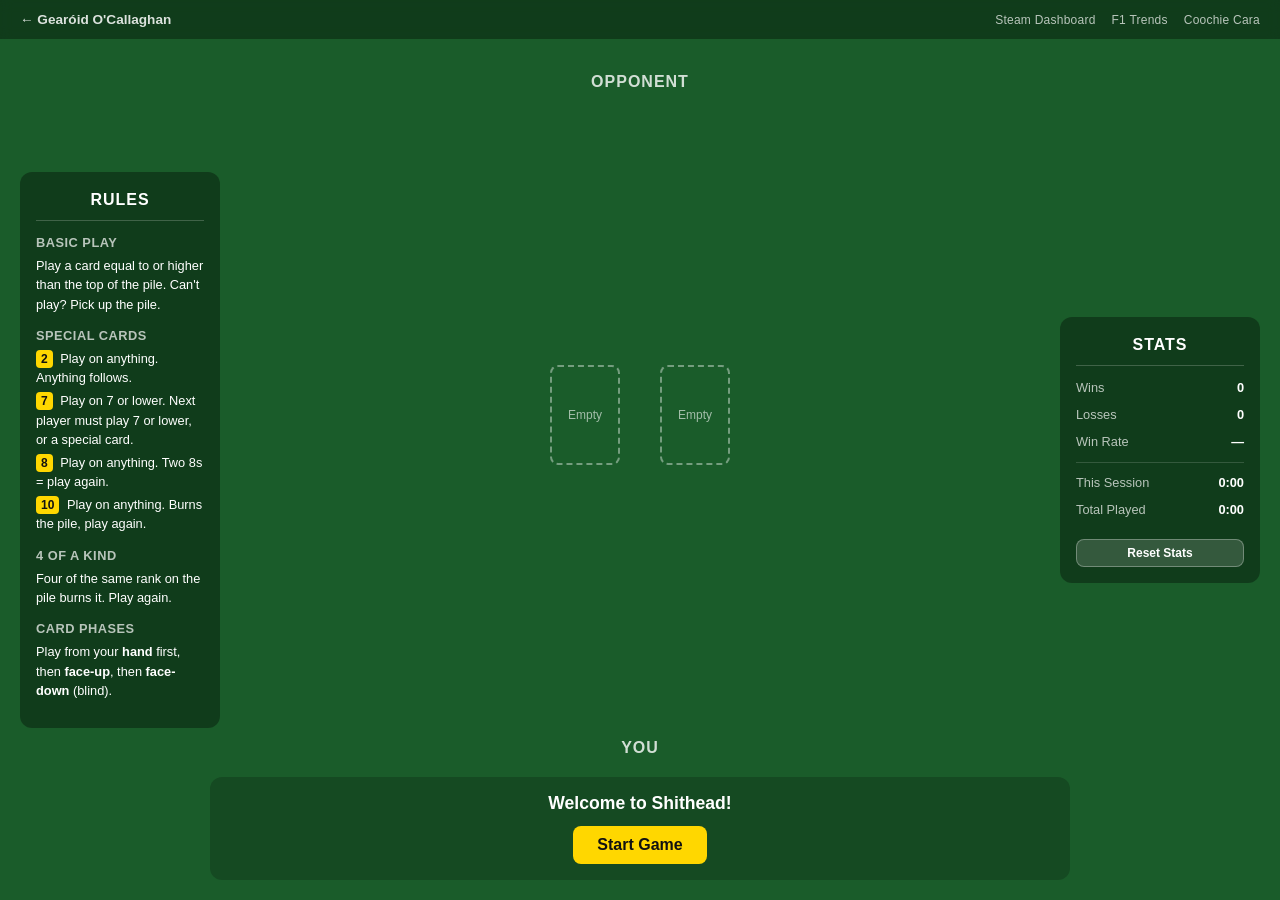
<file: shithead/index.html>
<!DOCTYPE HTML>
<html lang="en">
    <head>
        <meta charset="UTF-8">
        <meta name="viewport" content="width=device-width, initial-scale=1.0">
        <title>Shithead</title>
        <link rel="stylesheet" href="style.css">
    </head>
    <body>
        <nav id="site-nav">
            <a href="../" class="site-nav-back">← Gearóid O'Callaghan</a>
            <div class="site-nav-links">
                <a href="https://gearoidocallaghan.com/steam-dashboard/" target="_blank" rel="noopener">Steam Dashboard</a>
                <a href="https://gearoidocallaghan.com/f1-trends/" target="_blank" rel="noopener">F1 Trends</a>
                <a href="https://gearoidocallaghan.com/coochie-cara/" target="_blank" rel="noopener">Coochie Cara</a>
            </div>
        </nav>

        <div id="cheat-sheet">
            <h3>Rules</h3>

            <div class="rule-section">
                <h4>Basic Play</h4>
                <p>Play a card equal to or higher than the top of the pile. Can't play? Pick up the pile.</p>
            </div>

            <div class="rule-section">
                <h4>Special Cards</h4>
                <ul>
                <li><span class="card-tag">2</span> Play on anything. Anything follows.</li>
                <li><span class="card-tag">7</span> Play on 7 or lower. Next player must play 7 or lower, or a special card.</li>
                <li><span class="card-tag">8</span> Play on anything. Two 8s = play again.</li>
                <li><span class="card-tag">10</span> Play on anything. Burns the pile, play again.</li>
                </ul>
            </div>

            <div class="rule-section">
                <h4>4 of a Kind</h4>
                <p>Four of the same rank on the pile burns it. Play again.</p>
            </div>

            <div class="rule-section">
                <h4>Card Phases</h4>
                <p>Play from your <strong>hand</strong> first, then <strong>face-up</strong>, then <strong>face-down</strong> (blind).</p>
            </div>
        </div>

        <div id="stats-panel">
            <h3>Stats</h3>

            <div class="stat-row">
                <span class="stat-label">Wins</span>
                <span class="stat-value" id="stat-wins">0</span>
            </div>

            <div class="stat-row">
                <span class="stat-label">Losses</span>
                <span class="stat-value" id="stat-losses">0</span>
            </div>

            <div class="stat-row">
                <span class="stat-label">Win Rate</span>
                <span class="stat-value" id="stat-winrate">—</span>
            </div>

            <div class="stat-divider"></div>

            <div class="stat-row">
                <span class="stat-label">This Session</span>
                <span class="stat-value" id="stat-session">0:00</span>
            </div>

            <div class="stat-row">
                <span class="stat-label">Total Played</span>
                <span class="stat-value" id="stat-total">0:00</span>
            </div>

            <button id="reset-stats-btn">Reset Stats</button>
        </div>

        <div id="game-container">

            <!-- AI Area - Top of Screen    -->
             <div id="ai-area">
                <h3>Opponent</h3>
                <div class="stack-row" id="ai-facecards"></div>
                <div class="card-row" id="ai-hand"></div>
            </div>

            <!-- Mid-Table-->
             <div id="table-area">
                <div id="draw-pile">Draw Pile</div>
                <div id="waste-pile">Waste Pile</div>
             </div>

            <!-- Player Area - Bottom of Screen -->
             <div id="player-area">
                <div class="stack-row" id="player-facecards"></div>
                <div class="card-row" id="player-hand"></div>
                <h3>You</h3>
             </div>

             <!-- Message + Action area -->
              <div id="message-area">
                <p id="message-text">Welcome to Shithead!</p>
                <button id="pickup-btn">Pick Up Pile</button>
                <button id="play-btn">Play Selected</button>
                <button id="start-btn">Start Game</button>
              </div>
                
        </div>
            
        <script src="game.js"></script>
    </body>
</html>
</file>
<file: shithead/style.css>
* {
  margin: 0;
  padding: 0;
  box-sizing: border-box;
}

:root {
  --card-w: 70px;
  --card-h: 100px;
  --stack-offset: 18px;
}

body {
  background-color: #1a5c2a;
  font-family: Arial, sans-serif;
  color: #ffffff;
  min-height: 100vh;
  display: flex;
  justify-content: center;
  align-items: center;
  padding-top: 52px;
}

#site-nav {
  position: fixed;
  top: 0;
  left: 0;
  right: 0;
  z-index: 100;
  display: flex;
  justify-content: space-between;
  align-items: center;
  flex-wrap: wrap;
  gap: 8px 20px;
  padding: 12px 20px;
  background-color: rgba(0, 0, 0, 0.35);
  backdrop-filter: blur(6px);
}

.site-nav-back {
  color: #ffffff;
  text-decoration: none;
  font-weight: bold;
  font-size: 0.85rem;
  opacity: 0.85;
  transition: opacity 0.2s;
}

.site-nav-back:hover { opacity: 1; }

.site-nav-links {
  display: flex;
  gap: 16px;
  flex-wrap: wrap;
}

.site-nav-links a {
  color: rgba(255, 255, 255, 0.7);
  text-decoration: none;
  font-size: 0.75rem;
  letter-spacing: 0.02em;
  transition: color 0.2s;
}

.site-nav-links a:hover { color: #FFD700; }

#game-container {
  width: 90%;
  max-width: 900px;
  display: flex;
  flex-direction: column;
  gap: 20px;
  padding: 20px;
}

.card-row {
  display: flex;
  flex-direction: row;
  gap: 8px;
  min-height: 100px;
  justify-content: center;
  align-items: center;
}

.stack-row {
  display: flex;
  flex-direction: row;
  gap: 16px;
  min-height: calc(var(--card-h) + var(--stack-offset));
  justify-content: center;
  align-items: flex-start;
}

.card-stack {
  position: relative;
  width: calc(var(--card-w) + var(--stack-offset));
  height: calc(var(--card-h) + var(--stack-offset));
}

.card-stack .card {
  position: absolute;
  top: 0;
  left: 0;
}

.card-stack .card.stack-front {
  top: var(--stack-offset);
  left: var(--stack-offset);
  z-index: 2;
  box-shadow: -3px 4px 8px rgba(0, 0, 0, 0.3);
}

.card-stack .card.stack-back {
  z-index: 1;
}

.card {
  width: var(--card-w);
  height: var(--card-h);
  background-color: #ffffff;
  border-radius: 8px;
  border: 2px solid #cccccc;
  display: flex;
  justify-content: center;
  align-items: center;
  font-size: 1.2rem;
  font-weight: bold;
  cursor: pointer;
  user-select: none;
  transition: transform 0.15s ease;
}

.card:hover {
  transform: translateY(-8px);
}

.card.face-down {
  background-color: #1a237e;
  background-image: repeating-linear-gradient(
    45deg,
    #283593 0px,
    #283593 2px,
    #1a237e 2px,
    #1a237e 10px
  );
  color: transparent;
}

.card.red {
  color: #cc0000;
}

.card.black {
  color: #111111;
}

.card.selected {   /* ✅ was .card._selected */
  transform: translateY(-16px);
  border-color: #FFD700;
  box-shadow: 0 0 10px #FFD700;
}

#table-area {
  display: flex;
  justify-content: center;
  align-items: center;
  gap: 40px;
  padding: 20px 0;
}

#draw-pile,
#waste-pile {
  width: var(--card-w);
  height: var(--card-h);
  border-radius: 8px;
  border: 2px dashed rgba(255, 255, 255, 0.4);
  display: flex;
  justify-content: center;
  align-items: center;
  font-size: 0.75rem;
  text-align: center;
  color: rgba(255, 255, 255, 0.6);
}

#ai-area,
#player-area {
  display: flex;
  flex-direction: column;
  align-items: center;
  gap: 8px;
}

#ai-area h3,
#player-area h3 {
  font-size: 1rem;
  letter-spacing: 1px;
  text-transform: uppercase;
  opacity: 0.8;
}

#message-area {
  display: flex;
  flex-direction: column;
  align-items: center;
  gap: 12px;
  padding: 16px;
  background-color: rgba(0, 0, 0, 0.2);
  border-radius: 12px;
}

#message-text {
  font-size: 1.1rem;
  font-weight: bold;
}

button {
  padding: 10px 24px;
  border: none;
  border-radius: 8px;
  background-color: #FFD700;
  color: #111111;
  font-size: 1rem;
  font-weight: bold;
  cursor: pointer;
  transition: background-color 0.2s ease;
}

button:hover {
  background-color: #FFC200;
}

button:disabled {
  background-color: #888888;
  cursor: not-allowed;
}

#play-btn { display: none; }

.card.playable {
  cursor: pointer;
  box-shadow: 0 0 8px rgba(255, 255, 255, 0.6);
}

#cheat-sheet {
  position: fixed;
  left: 20px;
  top: 50%;
  transform: translateY(-50%);
  width: 200px;
  background-color: rgba(0, 0, 0, 0.35);
  border-radius: 12px;
  padding: 16px;
  font-size: 0.8rem;
  line-height: 1.5;
}

#cheat-sheet h3 {
  font-size: 1rem;
  text-transform: uppercase;
  letter-spacing: 1px;
  margin-bottom: 12px;
  text-align: center;
  border-bottom: 1px solid rgba(255,255,255,0.2);
  padding-bottom: 8px;
}

#cheat-sheet h4 {
  font-size: 0.8rem;
  text-transform: uppercase;
  letter-spacing: 0.5px;
  opacity: 0.7;
  margin-bottom: 4px;
}

.rule-section {
  margin-bottom: 12px;
}

.rule-section ul {
  list-style: none;
  display: flex;
  flex-direction: column;
  gap: 4px;
}

.card-tag {
  display: inline-block;
  background-color: #FFD700;
  color: #111;
  font-weight: bold;
  border-radius: 4px;
  padding: 0px 5px;
  margin-right: 4px;
  font-size: 0.75rem;
}
#stats-panel {
  position: fixed;
  right: 20px;
  top: 50%;
  transform: translateY(-50%);
  width: 200px;
  background-color: rgba(0, 0, 0, 0.35);
  border-radius: 12px;
  padding: 16px;
  font-size: 0.8rem;
  line-height: 1.5;
}

#stats-panel h3 {
  font-size: 1rem;
  text-transform: uppercase;
  letter-spacing: 1px;
  margin-bottom: 12px;
  text-align: center;
  border-bottom: 1px solid rgba(255,255,255,0.2);
  padding-bottom: 8px;
}

.stat-row {
  display: flex;
  justify-content: space-between;
  align-items: center;
  margin-bottom: 8px;
}

.stat-label {
  opacity: 0.7;
}

.stat-value {
  font-weight: bold;
}

.stat-divider {
  border-top: 1px solid rgba(255,255,255,0.15);
  margin: 10px 0;
}

#reset-stats-btn {
  width: 100%;
  margin-top: 12px;
  padding: 6px;
  font-size: 0.75rem;
  background-color: rgba(255,255,255,0.15);
  color: white;
  border: 1px solid rgba(255,255,255,0.3);
}

#reset-stats-btn:hover {
  background-color: rgba(255,255,255,0.25);
}

@media (max-width: 768px) {
  body {
    flex-direction: column;
    align-items: stretch;
    justify-content: flex-start;
    padding: 88px 0 32px;
    overflow-x: hidden;
  }

  #site-nav {
    justify-content: center;
    text-align: center;
  }

  #cheat-sheet,
  #stats-panel {
    position: static;
    top: auto;
    left: auto;
    right: auto;
    transform: none;
    width: 90%;
    max-width: 360px;
    margin: 0 auto 12px;
  }

  #cheat-sheet { order: 2; }
  #game-container { order: 1; }
  #stats-panel { order: 3; }

  #game-container {
    width: 100%;
    padding: 12px;
    gap: 12px;
  }

  .card-row,
  .stack-row {
    flex-wrap: wrap;
    min-height: auto;
    gap: 6px;
  }

  #table-area {
    flex-wrap: wrap;
    gap: 20px;
  }

  :root {
    --card-w: 52px;
    --card-h: 74px;
    --stack-offset: 14px;
  }

  .card { font-size: 0.95rem; }
  #draw-pile,
  #waste-pile { font-size: 0.65rem; }

  .card:hover { transform: none; }
  .card.selected { transform: translateY(-10px); }
}

@media (max-width: 420px) {
  :root {
    --card-w: 42px;
    --card-h: 60px;
    --stack-offset: 11px;
  }

  .card { font-size: 0.8rem; }
}
</file>
